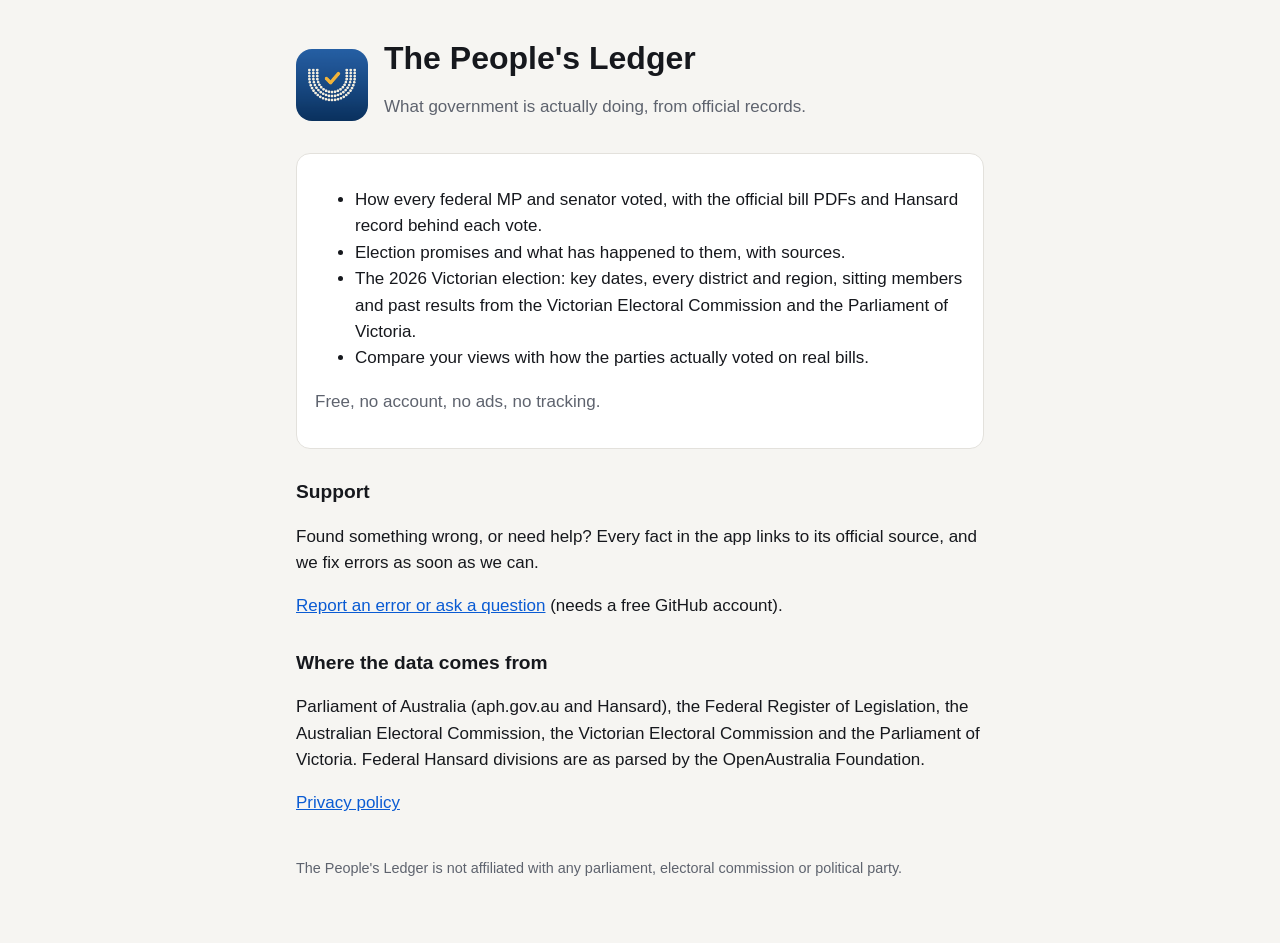
<file: index.html>
<!doctype html>
<html lang="en">
<head>
  <meta charset="utf-8">
  <meta name="viewport" content="width=device-width, initial-scale=1">
  <title>The People's Ledger</title>
  <meta name="description" content="What the Australian Parliament is actually doing, from official records: how every MP voted, the bills behind each vote, election promises and the 2026 Victorian election.">
  <link rel="icon" href="icon.png">
  <link rel="stylesheet" href="style.css">
</head>
<body>
  <main>
    <div class="hero">
      <img src="icon.png" alt="">
      <div>
        <h1>The People's Ledger</h1>
        <p class="muted">What government is actually doing, from official records.</p>
      </div>
    </div>

    <div class="card">
      <ul>
        <li>How every federal MP and senator voted, with the official bill PDFs and Hansard record behind each vote.</li>
        <li>Election promises and what has happened to them, with sources.</li>
        <li>The 2026 Victorian election: key dates, every district and region, sitting members and past results from the Victorian Electoral Commission and the Parliament of Victoria.</li>
        <li>Compare your views with how the parties actually voted on real bills.</li>
      </ul>
      <p class="muted">Free, no account, no ads, no tracking.</p>
    </div>

    <h2 id="support">Support</h2>
    <p>Found something wrong, or need help? Every fact in the app links to its official source, and we fix errors as soon as we can.</p>
    <p><a href="https://github.com/berginj92-rgb/peoples-ledger/issues/new">Report an error or ask a question</a> (needs a free GitHub account).</p>

    <h2>Where the data comes from</h2>
    <p>Parliament of Australia (aph.gov.au and Hansard), the Federal Register of Legislation, the Australian Electoral Commission, the Victorian Electoral Commission and the Parliament of Victoria. Federal Hansard divisions are as parsed by the OpenAustralia Foundation.</p>

    <p><a href="privacy.html">Privacy policy</a></p>
    <footer>The People's Ledger is not affiliated with any parliament, electoral commission or political party.</footer>
  </main>
</body>
</html>
</file>
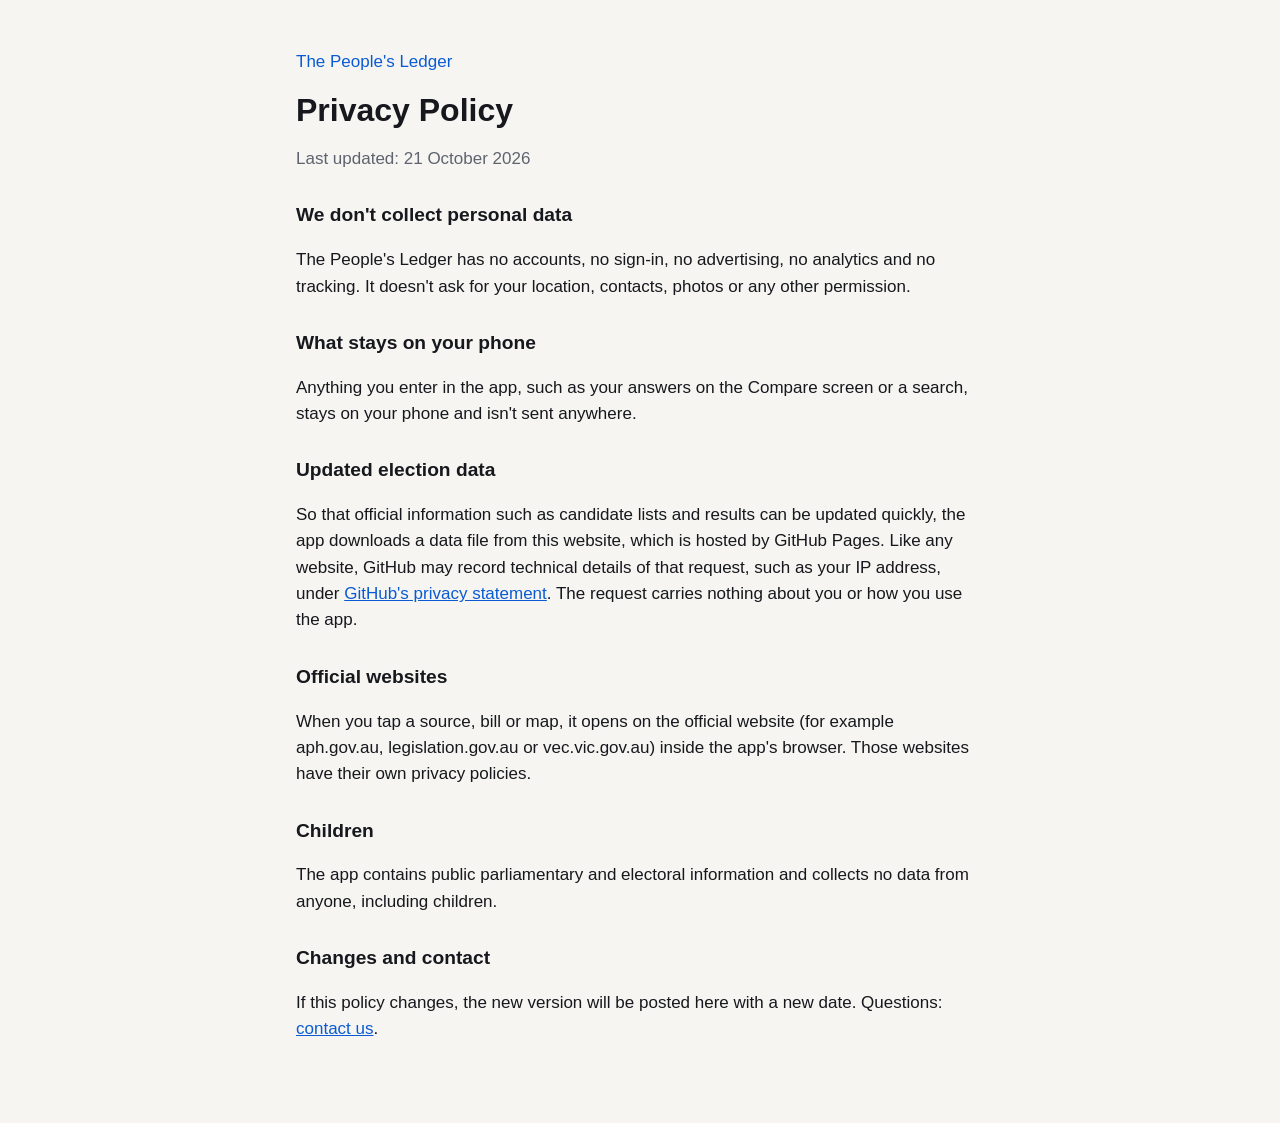
<file: privacy.html>
<!doctype html>
<html lang="en">
<head>
  <meta charset="utf-8">
  <meta name="viewport" content="width=device-width, initial-scale=1">
  <title>The People's Ledger Privacy Policy</title>
  <meta name="description" content="The People's Ledger collects no personal data: no account, no tracking, no analytics.">
  <link rel="icon" href="icon.png">
  <link rel="stylesheet" href="style.css">
</head>
<body>
  <main>
    <p class="back"><a href="./">The People's Ledger</a></p>
    <h1>Privacy Policy</h1>
    <p class="updated">Last updated: 21 October 2026</p>

    <h2>We don't collect personal data</h2>
    <p>The People's Ledger has no accounts, no sign-in, no advertising, no analytics and no tracking. It doesn't ask for your location, contacts, photos or any other permission.</p>

    <h2>What stays on your phone</h2>
    <p>Anything you enter in the app, such as your answers on the Compare screen or a search, stays on your phone and isn't sent anywhere.</p>

    <h2>Updated election data</h2>
    <p>So that official information such as candidate lists and results can be updated quickly, the app downloads a data file from this website, which is hosted by GitHub Pages. Like any website, GitHub may record technical details of that request, such as your IP address, under <a href="https://docs.github.com/en/site-policy/privacy-policies/github-general-privacy-statement">GitHub's privacy statement</a>. The request carries nothing about you or how you use the app.</p>

    <h2>Official websites</h2>
    <p>When you tap a source, bill or map, it opens on the official website (for example aph.gov.au, legislation.gov.au or vec.vic.gov.au) inside the app's browser. Those websites have their own privacy policies.</p>

    <h2>Children</h2>
    <p>The app contains public parliamentary and electoral information and collects no data from anyone, including children.</p>

    <h2>Changes and contact</h2>
    <p>If this policy changes, the new version will be posted here with a new date. Questions: <a href="https://github.com/berginj92-rgb/peoples-ledger/issues/new">contact us</a>.</p>
  </main>
</body>
</html>
</file>
<file: style.css>
:root { --bg: #F6F5F2; --card: #FFFFFF; --text: #16181D; --muted: #5E636E; --border: #E3E1DC; --accent: #1D4E89; --link: #0A5BD3; }
@media (prefers-color-scheme: dark) { :root { --bg: #0E1013; --card: #181B20; --text: #F2F3F5; --muted: #A3A8B3; --border: #2A2E35; --accent: #8DB6EA; --link: #6FB1FF; } }
* { box-sizing: border-box; }
body { margin: 0; background: var(--bg); color: var(--text); font: 17px/1.55 -apple-system, BlinkMacSystemFont, "Segoe UI", Roboto, sans-serif; }
main { max-width: 720px; margin: 0 auto; padding: 32px 16px 64px; }
h1 { font-size: 2rem; line-height: 1.15; margin: 8px 0 4px; }
h2 { font-size: 1.2rem; margin: 28px 0 6px; }
p, li { color: var(--text); }
.muted, .updated { color: var(--muted); }
a { color: var(--link); }
.card { background: var(--card); border: 1px solid var(--border); border-radius: 14px; padding: 16px 18px; margin: 16px 0; }
.hero { display: flex; gap: 16px; align-items: center; }
.hero img { width: 72px; height: 72px; border-radius: 16px; }
.back a { text-decoration: none; }
footer { color: var(--muted); font-size: 0.9rem; margin-top: 40px; }
</file>
